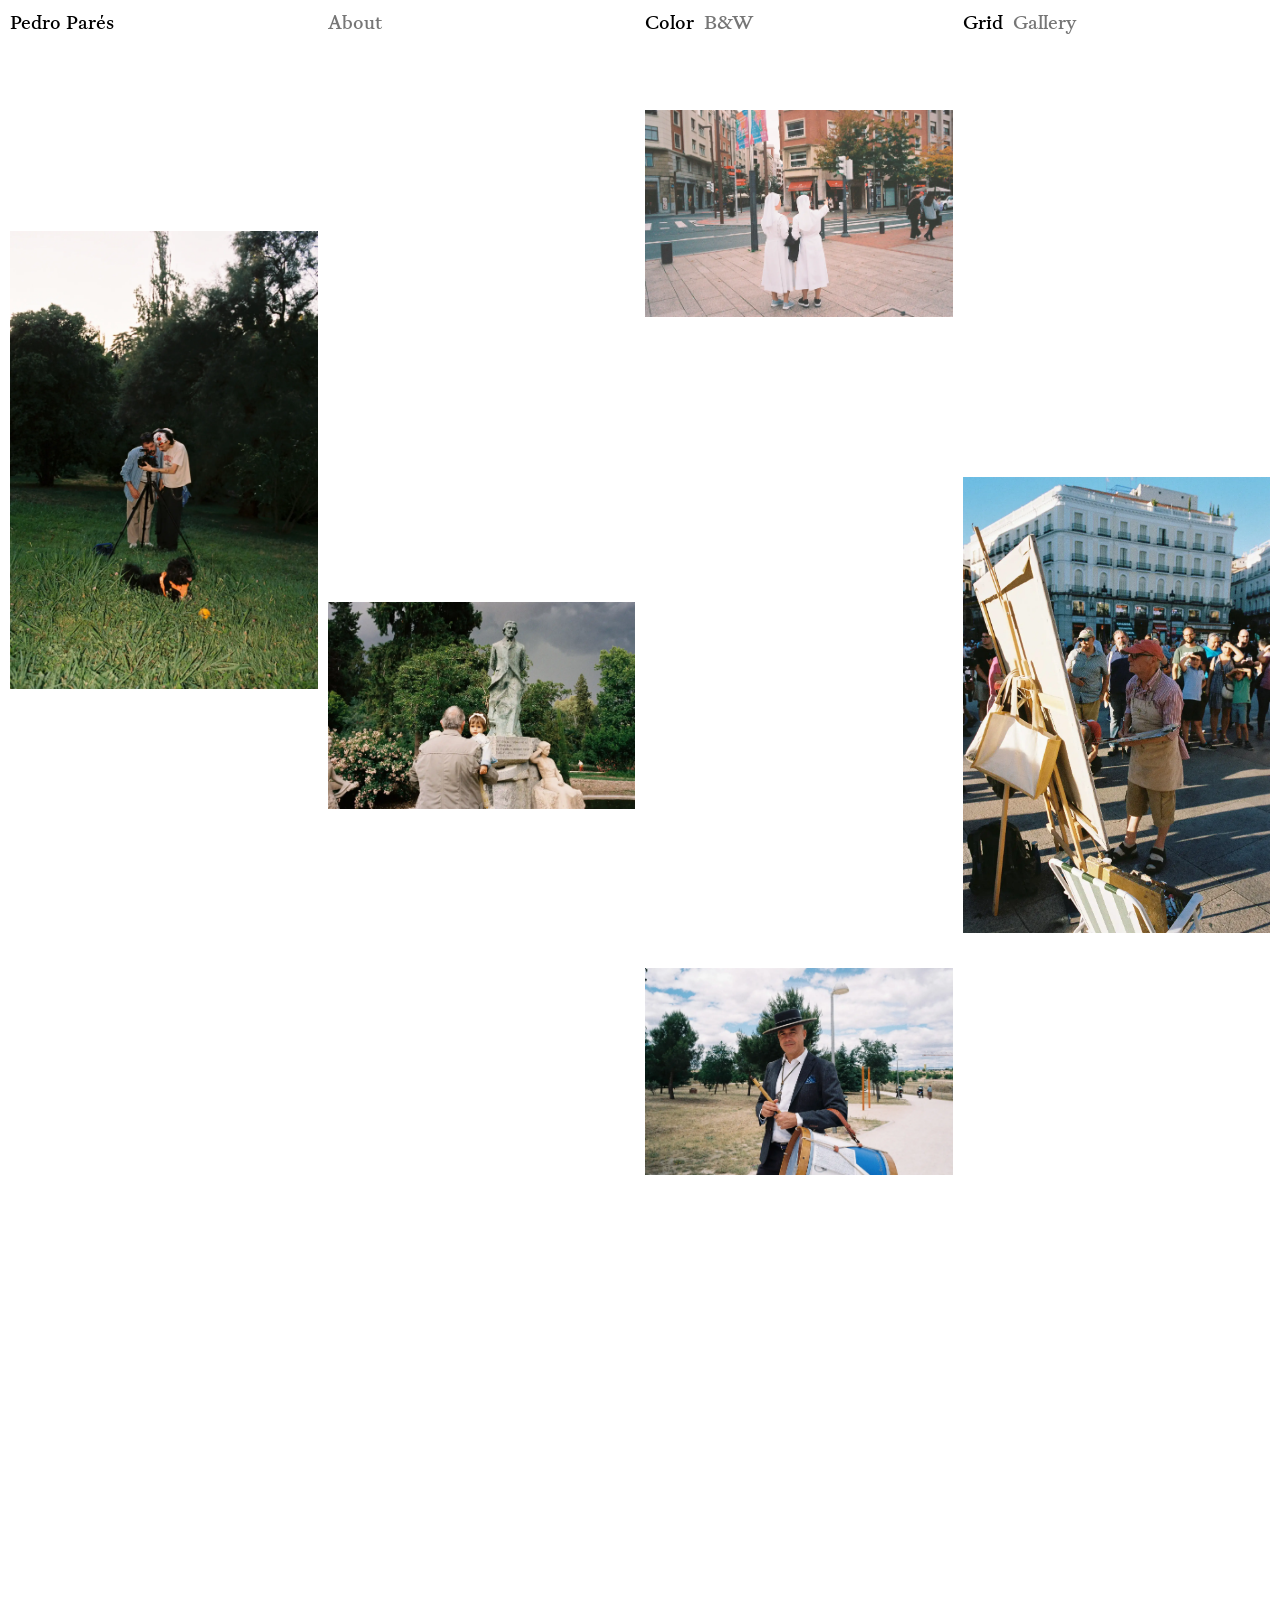
<file: index.html>
<!DOCTYPE html>
<html lang="en">
<head>
    <meta charset="UTF-8">
    <meta name="viewport" content="width=device-width, initial-scale=1.0">
    <title>Pedro Portfolio</title>
    <meta name="description" content="Photographic archive of street photography showing real urban life and city scenes.">
    <link rel="preload" href="Fuentes/ABC/ABCGaisyr-Light-Trial.woff2" as="font" type="font/woff2" crossorigin>
    <link rel="stylesheet" href="css/index.css">
    <link rel="icon" href="Media/favicon.png" type="image/png">
    <script defer src="js/index.js"></script>
</head>

<body>
<!--
    PEDRO PARÉS - PORTFOLIO
    Página principal con grid de fotografías en color.
    Secciones: Header, About, Grid Color, Back to Top, Footer Mobile
-->
    <svg xmlns="http://www.w3.org/2000/svg" style="display:none">
        <symbol id="icon-arrow-up" viewBox="0 0 45.83 78.14">
            <line stroke="#000" stroke-miterlimit="10" stroke-width="3" fill="#fff" x1="22.84" y1="2.15" x2="22.84" y2="78.14"/>
            <polyline fill="none" stroke="#000" stroke-miterlimit="10" stroke-width="3" points=".71 23.6 22.9 1.41 45.12 23.64"/>
        </symbol>
    </svg>
    <!-- HEADER -->
    <header class="header">

        <nav class="nav">
            <ul class="nav__ul">
                <li class="nav__link"><h1 class="h1">Pedro Parés</h1></li>
                <li class="nav__link nav__about">
                    <a href="#" class="nav__a notselected openAbout" title="About">
                        About
                    </a>
                </li>
                <li class="nav__link nav__color">
                    <span class="nav__a a" title="Color">Color</span>
                    <a href="versionbyn.html" class="nav__a notselected" title="B&W">B&W</a>
                </li>
                <li class="nav__link nav__group">
                    <span class="nav__a a" title="Grid section">Grid</span>
                    <a href="galeriacolor.html" class="nav__a notselected" title="Go to Gallery page">Gallery</a>
                </li>
            </ul>
        </nav>

    </header>


    <div class="header_small">

        <nav class="nav_small">
            <ul class="nav_small__ul">
                <li class="nav_small__link">
                    <span class="h1" title="Pedro Parés">Pedro Parés</span>
                </li>
                <li class="nav_small__link nav_small__about">
                    <a href="#" class="nav_small__a notselected openAbout" title="Open About section">
                        About
                    </a>
                </li>
            </ul>
        </nav>

    </div>
    <!-- HEADER -->


    <main>
    <!-- ABOUT -->
        <div class="about__container">

            <div class="about_content">

                <div class="about_grid">
                    <div class="div_grid__big">
                        <p class="p_about"> Pedro Parés is a Venezuelan photographer based in Madrid (Spain).
                        His work focuses on street photography, with a particular emphasis on portraying
                        cultural richness that surrounds us and exploring complex human emotions.
                        He also has a strong interest in the audiovisual field, with extensive experience
                        as a camera assistant and in the field of image direction.</p>
                    </div>
                </div>

                <div class="information_grid">
                    <div class="information_grid__contact">
                        <h2 class="contact_h2">Contact</h2>
                        <div class="contact_p__div">
                            <p class="p_contact">Photographs available for sell.</p>
                            <p class="p_contact">Price upon request.</p>
                        </div>
                        
                        <ul class="ul_contact">
                            <li class="li_contact"><a href="mailto:pedroapares@gmail.com" class="a_contact" title="Email">pedroapares@gmail.com</a></li>
                            <li class="li_contact"><a href="https://instagram.com/thespecialpares" class="a_contact" title="Instagram" target="_blank" rel="noreferrer">@thespecialpares</a></li>
                            <li class="li_contact"><a href="tel:+31654654876" class="a_contact" title="Phone">+31 654 654 876</a></li>
                        </ul>
                    </div>
                    <div class="information_grid__experience">
                        <h2 class="experience_h2">Experience</h2>
                        <ul class="ul_experience">
                            <li class="li_experience">Art Direction</li>
                            <li class="li_experience">Wedding Photography</li>
                            <li class="li_experience">Set Design</li>
                            <li class="li_experience">Event Photography</li>
                            <li class="li_experience">Photojournalism</li>
                        </ul>
                    </div>
                    <div class="information_grid__colaborators">
                        <h2 class="colaborators_h2">Colaborators</h2>
                        <ul class="ul_colaborators">
                            <li class="li_colaborators">Santiago Giusto</li>
                            <li class="li_colaborators">Nelson Van Campenhout</li>
                            <li class="li_colaborators">Leonardo Linan</li>
                            <li class="li_colaborators">Clara Murchinson</li>
                            <li class="li_colaborators">Margaux Jacques Linan</li>
                        </ul>
                    </div>
                </div>
                
            </div>

        </div>
    <!-- ABOUT -->



    <!-- SECTION -->
    <div class="div__grid__color">
        <div class="div_img img_1__color img_horizontal">
            <picture>
                <source srcset="Media/optimizadas/grid_1_color.webp" type="image/webp">
                <img 
                    src="Media/grid_1_color.jpg"
                    alt="Street photography image"
                    title="Photograph 01"
                    fetchpriority="high"
                >
            </picture>
            <p class="caption">( 01 )</p>
        </div>

        <div class="div_img img_2__color img_vertical">
            <picture>
                <source srcset="Media/optimizadas/grid_2_color.webp" type="image/webp">
                <img 
                    src="Media/grid_2_color.jpg"
                    alt="Street photography image"
                    title="Photograph 02"
                    fetchpriority="high"
                >
            </picture>
            <p class="caption">( 02 )</p>
        </div>

        <div class="div_img img_3__color img_vertical">
            <picture>
                <source srcset="Media/optimizadas/grid_3_color.webp" type="image/webp">
                <img 
                    src="Media/grid_3_color.jpg"
                    alt="Street photography image"
                    title="Photograph 03"
                    fetchpriority="high"
                >
            </picture>
            <p class="caption">( 03 )</p>
        </div>

        <div class="div_img img_4__color img_horizontal">
            <picture>
                <source srcset="Media/optimizadas/grid_4_color.webp" type="image/webp">
                <img 
                    src="Media/grid_4_color.jpg"
                    alt="Street photography image"
                    title="Photograph 04"
                    fetchpriority="high"
                >
            </picture>
            <p class="caption">( 04 )</p>
        </div>

        <div class="div_img img_5__color img_horizontal">
            <picture>
                <source srcset="Media/optimizadas/grid_5_color.webp" type="image/webp">
                <img 
                    src="Media/grid_5_color.jpg"
                    alt="Street photography image"
                    title="Photograph 05"
                    loading="lazy"
                >
            </picture>
            <p class="caption">( 05 )</p>
        </div>

        <div class="div_img img_6__color img_horizontal">
            <picture>
                <source srcset="Media/optimizadas/grid_6_color.webp" type="image/webp">
                <img 
                    src="Media/grid_6_color.jpg"
                    alt="Street photography image"
                    title="Photograph 06"
                    loading="lazy"
                >
            </picture>
            <p class="caption">( 06 )</p>
        </div>

        <div class="div_img img_7__color img_horizontal">
            <picture>
                <source srcset="Media/optimizadas/grid_7_color.webp" type="image/webp">
                <img 
                    src="Media/grid_7_color.jpg"
                    alt="Street photography image"
                    title="Photograph 07"
                    loading="lazy"
                >
            </picture>
            <p class="caption">( 07 )</p>
        </div>

        <div class="div_img img_8__color img_horizontal">
            <picture>
                <source srcset="Media/optimizadas/grid_8_color.webp" type="image/webp">
                <img 
                    src="Media/grid_8_color.jpg"
                    alt="Street photography image"
                    title="Photograph 08"
                    loading="lazy"
                >
            </picture>
            <p class="caption">( 08 )</p>
        </div>

        <div class="div_img img_9__color img_vertical">
            <picture>
                <source srcset="Media/optimizadas/grid_9_color.webp" type="image/webp">
                <img 
                    src="Media/grid_9_color.jpg"
                    alt="Street photography image"
                    title="Photograph 09"
                    loading="lazy"
                >
            </picture>
            <p class="caption">( 09 )</p>
        </div>

        <div class="div_img img_10__color img_vertical">
            <picture>
                <source srcset="Media/optimizadas/grid_10_color.webp" type="image/webp">
                <img 
                    src="Media/grid_10_color.jpg"
                    alt="Street photography image"
                    title="Photograph 10"
                    loading="lazy"
                >
            </picture>
            <p class="caption">( 10 )</p>
        </div>

        <div class="div_img img_11__color img_horizontal">
            <picture>
                <source srcset="Media/optimizadas/grid_11_color.webp" type="image/webp">
                <img 
                    src="Media/grid_11_color.jpg"
                    alt="Street photography image"
                    title="Photograph 11"
                    loading="lazy"
                >
            </picture>
            <p class="caption">( 11 )</p>
        </div>

        <div class="div_img img_12__color img_horizontal">
            <picture>
                <source srcset="Media/optimizadas/grid_12_color.webp" type="image/webp">
                <img 
                    src="Media/grid_12_color.jpg"
                    alt="Street photography image"
                    title="Photograph 12"
                    loading="lazy"
                >
            </picture>
            <p class="caption">( 12 )</p>
        </div>

            <div class="div_img img_13__color img_horizontal">
            <picture>
                <source srcset="Media/optimizadas/grid_13_color.webp" type="image/webp">
                <img 
                    src="Media/grid_13_color.jpg"
                    alt="Street photography image"
                    title="Photograph 13"
                    loading="lazy"
                >
            </picture>
            <p class="caption">( 13 )</p>
        </div>

        <div class="div_img img_14__color img_horizontal">
            <picture>
                <source srcset="Media/optimizadas/grid_14_color.webp" type="image/webp">
                <img 
                    src="Media/grid_14_color.jpg"
                    alt="Street photography image"
                    title="Photograph 14"
                    loading="lazy"
                >
            </picture>
            <p class="caption">( 14 )</p>
        </div>

        <div class="div_img img_15__color img_horizontal">
            <picture>
                <source srcset="Media/optimizadas/grid_15_color.webp" type="image/webp">
                <img 
                    src="Media/grid_15_color.jpg"
                    alt="Street photography image"
                    title="Photograph 15"
                    loading="lazy"
                >
            </picture>
            <p class="caption">( 15 )</p>
        </div>

        <div class="div_img img_16__color img_horizontal">
            <picture>
                <source srcset="Media/optimizadas/grid_16_color.webp" type="image/webp">
                <img 
                    src="Media/grid_16_color.jpg"
                    alt="Street photography image"
                    title="Photograph 16"
                    loading="lazy"
                >
            </picture>
            <p class="caption">( 16 )</p>
        </div>

        <div class="div_img img_17__color img_horizontal">
            <picture>
                <source srcset="Media/optimizadas/grid_17_color.webp" type="image/webp">
                <img 
                    src="Media/grid_17_color.jpg"
                    alt="Street photography image"
                    title="Photograph 17"
                    loading="lazy"
                >
            </picture>
            <p class="caption">( 17 )</p>
        </div>

        <div class="div_img img_18__color img_horizontal">
            <picture>
                <source srcset="Media/optimizadas/grid_18_color.webp" type="image/webp">
                <img 
                    src="Media/grid_18_color.jpg"
                    alt="Street photography image"
                    title="Photograph 18"
                    loading="lazy"
                >
            </picture>
            <p class="caption">( 18 )</p>
        </div>

        <div class="div_img img_19__color img_vertical">
            <picture>
                <source srcset="Media/optimizadas/grid_19_color.webp" type="image/webp">
                <img 
                    src="Media/grid_19_color.jpg"
                    alt="Street photography image"
                    title="Photograph 19"
                    loading="lazy"
                >
            </picture>
            <p class="caption">( 19 )</p>
        </div>

        <div class="div_img img_20__color img_horizontal">
            <picture>
                <source srcset="Media/optimizadas/grid_20_color.webp" type="image/webp">
                <img 
                    src="Media/grid_20_color.jpg"
                    alt="Street photography image"
                    title="Photograph 20"
                    loading="lazy"
                >
            </picture>
            <p class="caption">( 20 )</p>
        </div>

        <div class="div_img img_21__color img_horizontal">
            <picture>
                <source srcset="Media/optimizadas/grid_21_color.webp" type="image/webp">
                <img 
                    src="Media/grid_21_color.jpg"
                    alt="Street photography image"
                    title="Photograph 21"
                    loading="lazy"
                >
            </picture>
            <p class="caption">( 21 )</p>
        </div>

        <div class="div_img img_22__color img_vertical">
            <picture>
                <source srcset="Media/optimizadas/grid_22_color.webp" type="image/webp">
                <img 
                    src="Media/grid_22_color.jpg"
                    alt="Street photography image"
                    title="Photograph 22"
                    loading="lazy"
                >
            </picture>
            <p class="caption">( 22 )</p>
        </div>

        <div class="div_img img_23__color img_horizontal">
            <picture>
                <source srcset="Media/optimizadas/grid_23_color.webp" type="image/webp">
                <img 
                    src="Media/grid_23_color.jpg"
                    alt="Street photography image"
                    title="Photograph 23"
                    loading="lazy"
                >
            </picture>
            <p class="caption">( 23 )</p>
        </div>

        <div class="div_img img_24__color img_horizontal">
            <picture>
                <source srcset="Media/optimizadas/grid_24_color.webp" type="image/webp">
                <img 
                    src="Media/grid_24_color.jpg"
                    alt="Street photography image"
                    title="Photograph 24"
                    loading="lazy"
                >
            </picture>
            <p class="caption">( 24 )</p>
        </div>

        <div class="div_img img_25__color img_horizontal">
            <picture>
                <source srcset="Media/optimizadas/grid_25_color.webp" type="image/webp">
                <img 
                    src="Media/grid_25_color.jpg"
                    alt="Street photography image"
                    title="Photograph 25"
                    loading="lazy"
                >
            </picture>
            <p class="caption">( 25 )</p>
        </div>

    </div>
    <!-- SECTION -->




    <!-- BACK TO THE TOP -->
    <div class="div_backTop">
        <ul class="ul_backTop">
            <li class="li_backTop"></li>
            <li class="li_backTop"></li>
            <li class="li_backTop"></li>
            <li class="li_backTop">
                <a href="#" id="btnTop" class="footer__a" title="Back to the top button">
                    <svg width="24" height="40">
                        <use href="#icon-arrow-up"/>
                    </svg>
                </a>
            </li>
        </ul>
    </div>
    <!-- BACK TO THE TOP -->



    </main>
    <!-- FOOTER MOBILE -->
    <footer class="footer">
        <ul class="ul_footer">
                <li class="li_footer">
                    <span class="a__footer a" title="Color">Color</span>
                    <a href="versionbyn.html" class="a_footer notselected" title="Blanco y negro">B&W</a>
                </li>
                <li class="li_footer">
                    <span class="a__footer a" title="Grid">Grid</span>
                    <a href="galeriacolor.html" class="a_footer notselected" title="Gallery">Gallery</a>
                </li>
        </ul>

    </footer>
    <!-- FOOTER MOBILE -->
</body>
</html>
</file>
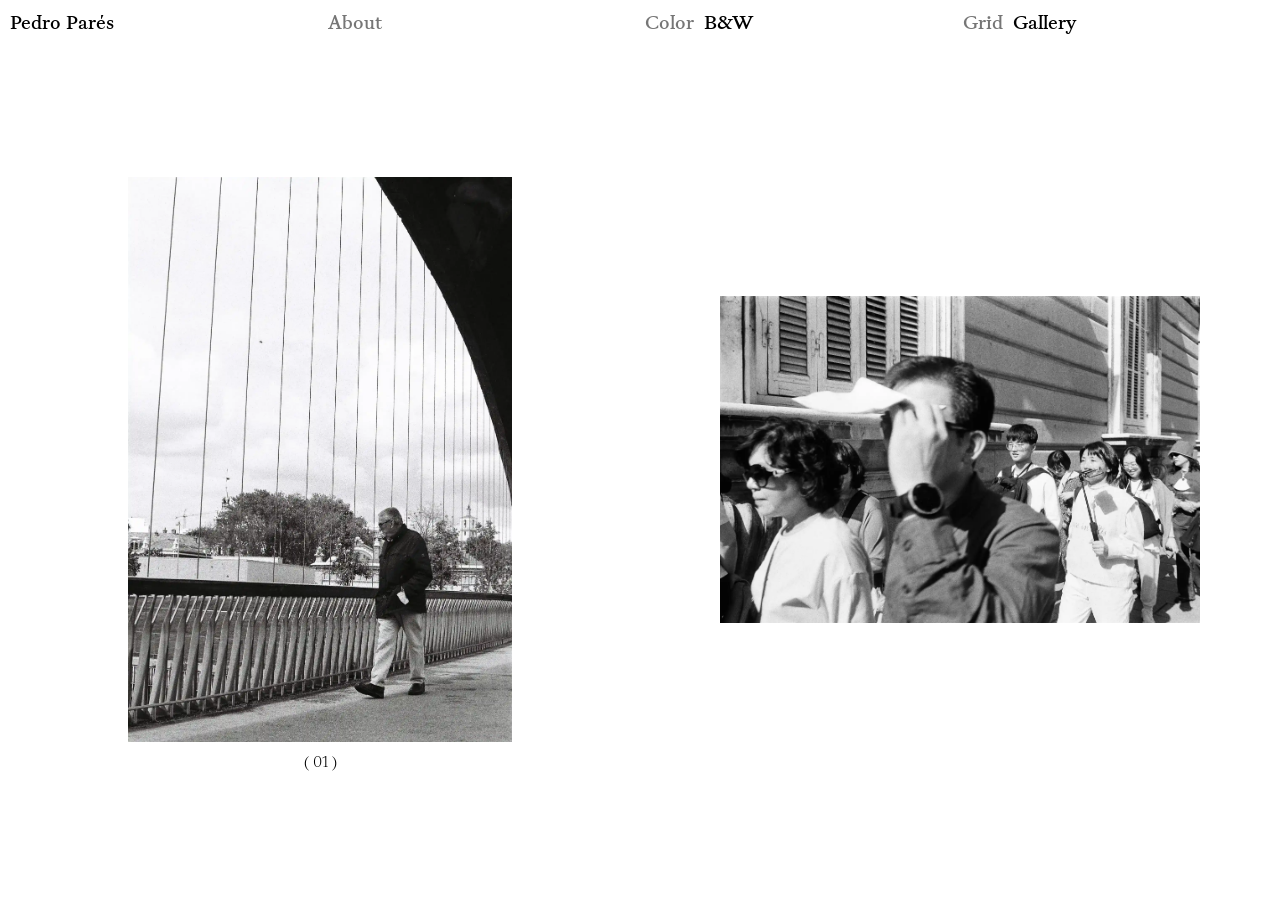
<file: galeriabyn.html>
<!DOCTYPE html>
<html lang="en">
<head>
    <meta charset="UTF-8">
    <meta name="viewport" content="width=device-width, initial-scale=1.0">
    <title>Pedro Portfolio - Galería byn</title>
    <meta name="description" content="Photographic archive of street photography showing real urban life and city scenes.">
    <link rel="preload" href="Fuentes/ABC/ABCGaisyr-Light-Trial.woff2" as="font" type="font/woff2" crossorigin>
    <link rel="stylesheet" href="css/index.css">
    <link rel="icon" href="Media/favicon.png" type="image/png">
    <script defer src="js/index.js"></script>
</head>

<body>
<!--
    PEDRO PARÉS - PORTFOLIO
    Galería interactiva de fotografías en blanco y negro.
    Las imágenes cambian al hacer click mediante JS.
    Secciones: Header, About, Galería B&W, Footer Mobile
-->
    <h1 class="sr-only">Black & White Photography Gallery</h1>
<!-- HEADER -->
<header class="header">

    <nav class="nav">
        <ul class="nav__ul">
            <li class="nav__link"><a href="index.html" class="nav__a" title="Pedro Parés">Pedro Parés</a></li>
            <li class="nav__link nav__about"><a href="#" class="nav__a notselected openAbout" title="About">About</a></li>
            <li class="nav__link nav__color">
                <a href="galeriacolor.html" class="nav__a notselected" title="Color">Color</a>
                <span class="nav__a a" title="B&W">B&W</span>
            </li>
            <li class="nav__link nav__group">
                <a href="versionbyn.html" class="nav__a notselected" title="Grid">Grid</a>
                <span class="nav__a a" title="Gallery">Gallery</span> 
            </li>
        </ul>
    </nav>

</header>

<div class="header_small">

    <nav class="nav_small">
        <ul class="nav_small__ul">
            <li class="nav_small__link"><a href="index.html" class="nav_small__a" title="Pedro Parés">Pedro Parés</a></li>
            <li class="nav_small__link nav_small__about"><a href="#" class="nav_small__a notselected openAbout" title="About">About</a></li>
        </ul>
    </nav>

</div>
<!-- HEADER -->




<!-- ABOUT -->
    <div class="about__container">

        <div class="about_content">

            <div class="about_grid">
                <div class="div_grid__big">
                    <p class="p_about"> Pedro Parés is a Venezuelan photographer based in Madrid (Spain).
                    His work focuses on street photography, with a particular emphasis on portraying
                    cultural richness that surrounds us and exploring complex human emotions.
                    He also has a strong interest in the audiovisual field, with extensive experience
                    as a camera assistant and in the field of image direction.</p>
                </div>
            </div>

            <div class="information_grid">
                <div class="information_grid__contact">
                    <h2 class="contact_h2">Contact</h2>
                    <div class="contact_p__div">
                        <p class="p_contact">Photographs available for sell.</p>
                        <p class="p_contact">Price upon request.</p>
                    </div>
                    
                    <ul class="ul_contact">
                        <li class="li_contact"><a href="mailto:pedroapares@gmail.com" class="a_contact" title="email">pedroapares@gmail.com</a></li>
                        <li class="li_contact"><a href="https://instagram.com/thespecialpares" class="a_contact" title="Instagram" target="_blank" rel="noreferrer">@thespecialpares</a></li>
                        <li class="li_contact"><a href="tel:+31654654876" class="a_contact" title="Phone">+31 654 654 876</a></li>
                    </ul>
                </div>
                <div class="information_grid__experience">
                    <h2 class="experience_h2">Experience</h2>
                    <ul class="ul_experience">
                        <li class="li_experience">Art Direction</li>
                        <li class="li_experience">Wedding Photography</li>
                        <li class="li_experience">Set Design</li>
                        <li class="li_experience">Event Photography</li>
                        <li class="li_experience">Photojournalism</li>
                    </ul>
                </div>
                <div class="information_grid__colaborators">
                    <h2 class="colaborators_h2">Colaborators</h2>
                    <ul class="ul_colaborators">
                        <li class="li_colaborators">Santiago Giusto</li>
                        <li class="li_colaborators">Nelson Van Campenhout</li>
                        <li class="li_colaborators">Leonardo Linan</li>
                        <li class="li_colaborators">Clara Murchinson</li>
                        <li class="li_colaborators">Margaux Jacques Linan</li>
                    </ul>
                </div>
            </div>

        </div>

    </div>
<!-- ABOUT -->






<!-- SECTION -->
<main class="main__byn">

    <div class="div_gallery__byn">

        <div class="div_gallery__izquierda__byn">
            <button class="btn-gallery" title="Next photo">
                <picture class="div_gallery__byn">
                    <source srcset="Media/optimizadas/grid_1_byn.webp" type="image/webp">
                    <img 
                        id="img1byn" class="img_gallery__byn vertical__byn" 
                        src="Media/grid_1_byn.jpg" 
                        alt="Street photography image"
                        fetchpriority="high"
                    >
                </picture>
            </button>
            <p id="caption1byn" class="caption_gallery__byn">( 01 )</p>
        </div>

        <div class="div_gallery__derecha__byn">
            <button class="btn-gallery" title="Next photo">
                <picture class="div_gallery__byn">
                    <source srcset="Media/optimizadas/grid_2_byn.webp" type="image/webp">
                    <img 
                        id="img2byn" class="img_gallery__byn horizontal__byn" 
                        src="Media/grid_2_byn.jpg" 
                        alt="Street photography image"
                        fetchpriority="high"
                    >
                </picture>
            </button>
            <p id="caption2byn" class="caption_gallery__byn">( 02 )</p>
        </div>

    </div>

</main>
<!-- SECTION -->






<!-- FOOTER MOBILE -->
<footer class="footer">
    <ul class="ul_footer">
            <li class="li_footer">
                <a href="galeriacolor.html" class="a__footer notselected" title="Color">Color</a>
                <span class="a__footer a" title="B&W">B&W</span> 
            </li>
            <li class="li_footer">
                <a href="versionbyn.html" class="a_footer notselected" title="Grid">Grid</a>
                <span class="a__footer a" title="Gallery">Gallery</span>
            </li>
    </ul>

</footer>
<!-- FOOTER MOBILE-->
</body>
</html>
</file>
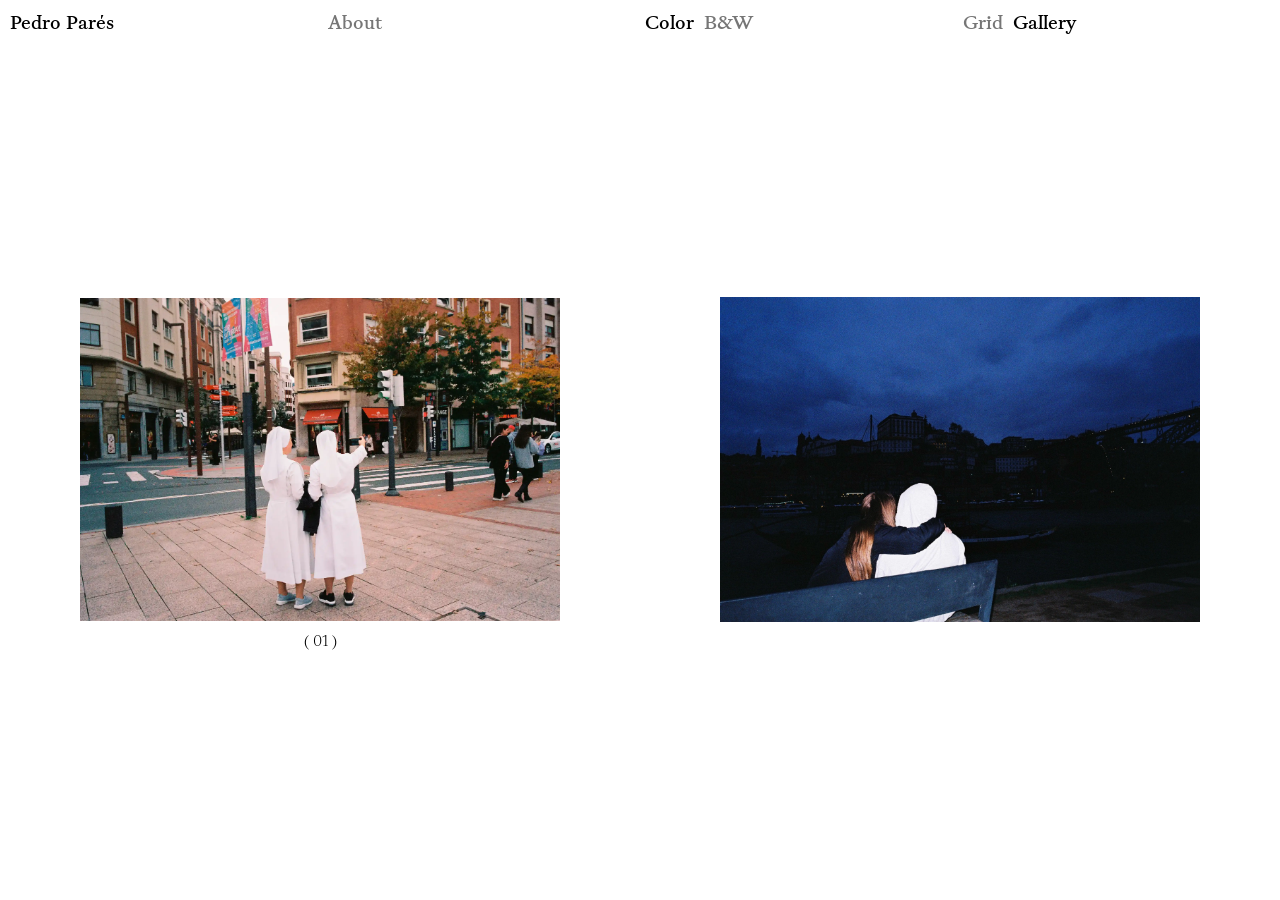
<file: galeriacolor.html>
<!DOCTYPE html>
<html lang="en">
<head>
    <meta charset="UTF-8">
    <meta name="viewport" content="width=device-width, initial-scale=1.0">
    <title>Pedro Portfolio - Galería color</title>
    <meta name="description" content="Photographic archive of street photography showing real urban life and city scenes.">
    <link rel="preload" href="Fuentes/ABC/ABCGaisyr-Light-Trial.woff2" as="font" type="font/woff2" crossorigin>
    <link rel="stylesheet" href="css/index.css">
    <link rel="icon" href="Media/favicon.png" type="image/png">
    <script defer src="js/index.js"></script>
</head>

<body>
<!--
    PEDRO PARÉS - PORTFOLIO
    Galería interactiva de fotografías en color.
    Las imágenes cambian al hacer click mediante JS.
    Secciones: Header, About, Galería Color, Footer Mobile
-->
    <h1 class="sr-only">Color Photography Gallery</h1>
<!-- HEADER -->
<header class="header">

    <nav class="nav">
        <ul class="nav__ul">
            <li class="nav__link"><a href="index.html" class="nav__a" title="Pedro Parés">Pedro Parés</a></li>
            <li class="nav__link nav__about"><a href="#" class="nav__a notselected openAbout" title="About">About</a></li>
            <li class="nav__link nav__color">
                <span class="nav__a a" title="Color">Color</span>
                <a href="galeriabyn.html" class="nav__a notselected" title="B&W">B&W</a>
            </li>
            <li class="nav__link nav__group">
                <a href="index.html" class="nav__a notselected" title="Grid">Grid</a>
                <span class="nav__a a" title="Gallery">Gallery</span>
            </li>
        </ul>
    </nav>

</header>

<div class="header_small">

    <nav class="nav_small">
        <ul class="nav_small__ul">
            <li class="nav_small__link"><a href="index.html" class="nav_small__a" title="Pedro Parés">Pedro Parés</a></li>
            <li class="nav_small__link nav_small__about"><a href="#" class="nav_small__a notselected openAbout" title="About">About</a></li>
        </ul>
    </nav>


</div>
<!-- HEADER -->




<!-- ABOUT -->
    <div class="about__container">

        <div class="about_content">

            <div class="about_grid">
                <div class="div_grid__big">
                    <p class="p_about"> Pedro Parés is a Venezuelan photographer based in Madrid (Spain).
                    His work focuses on street photography, with a particular emphasis on portraying
                    cultural richness that surrounds us and exploring complex human emotions.
                    He also has a strong interest in the audiovisual field, with extensive experience
                    as a camera assistant and in the field of image direction.</p>
                </div>
            </div>

            <div class="information_grid">
                <div class="information_grid__contact">
                    <h2 class="contact_h2">Contact</h2>
                    <div class="contact_p__div">
                        <p class="p_contact">Photographs available for sell.</p>
                        <p class="p_contact">Price upon request.</p>
                    </div>
                    
                    <ul class="ul_contact">
                        <li class="li_contact"><a href="mailto:pedroapares@gmail.com" class="a_contact" title="email">pedroapares@gmail.com</a></li>
                        <li class="li_contact"><a href="https://instagram.com/thespecialpares" class="a_contact" title="Instagram" target="_blank" rel="noreferrer">@thespecialpares</a></li>
                        <li class="li_contact"><a href="tel:+31654654876" class="a_contact" title="Phone">+31 654 654 876</a></li>
                    </ul>
                </div>
                <div class="information_grid__experience">
                    <h2 class="experience_h2">Experience</h2>
                    <ul class="ul_experience">
                        <li class="li_experience">Art Direction</li>
                        <li class="li_experience">Wedding Photography</li>
                        <li class="li_experience">Set Design</li>
                        <li class="li_experience">Event Photography</li>
                        <li class="li_experience">Photojournalism</li>
                    </ul>
                </div>
                <div class="information_grid__colaborators">
                    <h2 class="colaborators_h2">Colaborators</h2>
                    <ul class="ul_colaborators">
                        <li class="li_colaborators">Santiago Giusto</li>
                        <li class="li_colaborators">Nelson Van Campenhout</li>
                        <li class="li_colaborators">Leonardo Linan</li>
                        <li class="li_colaborators">Clara Murchinson</li>
                        <li class="li_colaborators">Margaux Jacques Linan</li>
                    </ul>
                </div>
            </div>

        </div>

    </div>
<!-- ABOUT -->






<!-- SECTION -->
<main class="main">

    <div class="div_gallery">

        <div class="div_gallery__izquierda">
            <button class="btn-gallery" title="Next photo">
                <picture class="div_gallery">
                    <source srcset="Media/optimizadas/grid_1_color.webp" type="image/webp">
                    <img 
                        id="img1" class="img_gallery horizontal" 
                        src="Media/grid_1_color.jpg" 
                        alt="Street photography image"
                        fetchpriority="high" 
                    >
                </picture>
            </button>
            <p class="caption_gallery">( 01 )</p>
        </div>

        <div class="div_gallery__derecha">
            <button class="btn-gallery" title="Next photo">
                <picture class="div_gallery">
                    <source srcset="Media/optimizadas/grid_2_color.webp" type="image/webp">
                    <img 
                        id="img2" class="img_gallery vertical" 
                        src="Media/grid_2_color.jpg" 
                        alt="Street photography image"
                        fetchpriority="high"
                    >
                </picture>
            </button>
            <p class="caption_gallery">( 02 )</p>
        </div>

    </div>

</main>
<!-- SECTION -->






<!-- FOOTER MOBILE -->
<footer class="footer">
    <ul class="ul_footer">
            <li class="li_footer">
                <span class="a__footer a" title="Color">Color</span>
                <a href="galeriabyn.html" class="a_footer notselected" title="B&W">B&W</a>
            </li>
            <li class="li_footer">
                <a href="index.html" class="a_footer notselected" title="Grid">Grid</a>
                <span class="a__footer a" title="Gallery">Gallery</span>
            </li>
    </ul>

</footer>
<!-- FOOTER MOBILE -->


</body>
</html>
</file>
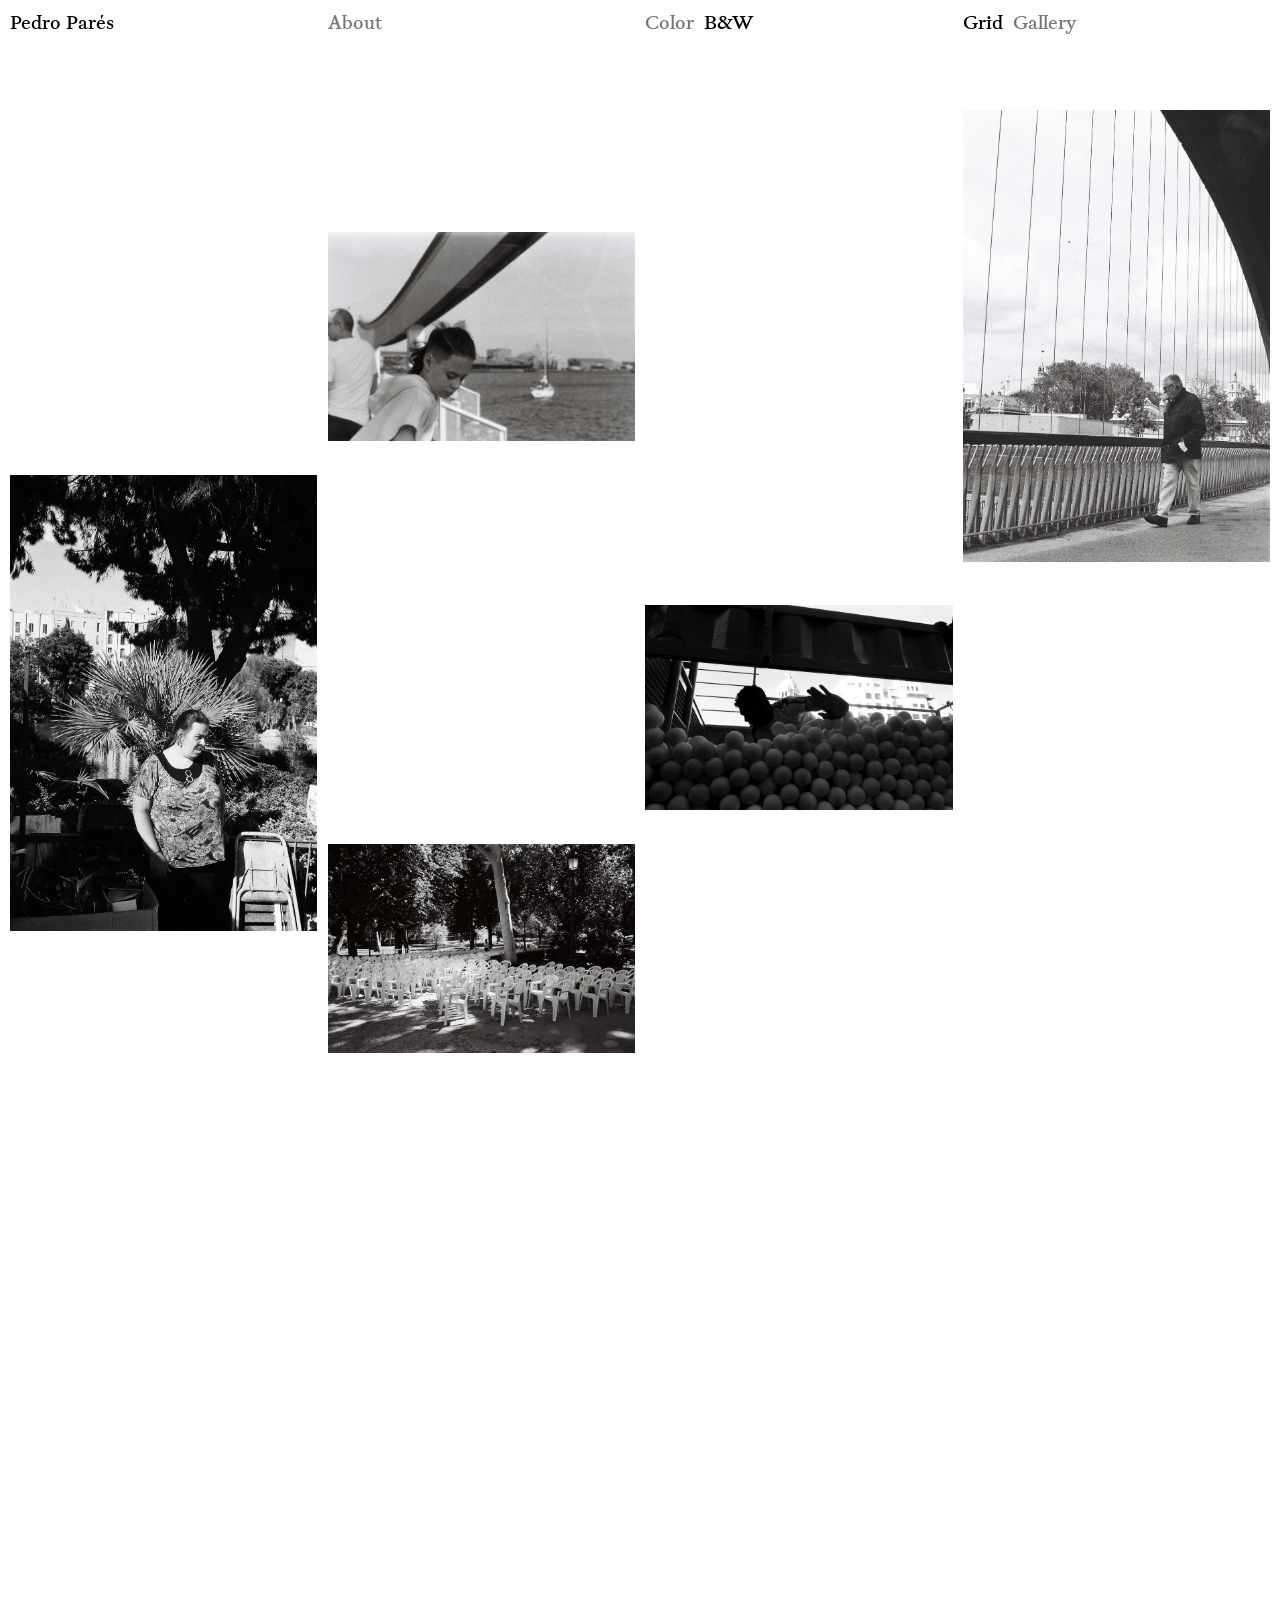
<file: versionbyn.html>
<!DOCTYPE html>
<html lang="en">
<head>
    <meta charset="UTF-8">
    <meta name="viewport" content="width=device-width, initial-scale=1.0">
    <title>Pedro Portfolio - Versión byn</title>
    <meta name="description" content="Photographic archive of street photography showing real urban life and city scenes.">
    <link rel="preload" href="Fuentes/ABC/ABCGaisyr-Light-Trial.woff2" as="font" type="font/woff2" crossorigin>
    <link rel="stylesheet" href="css/index.css">
    <link rel="icon" href="Media/favicon.png" type="image/png">
    <script defer src="js/index.js"></script>
</head>

<body>
<!--
    PEDRO PARÉS - PORTFOLIO
    Página de grid de fotografías en blanco y negro.
    Secciones: Header, About, Grid B&W, Back to Top, Footer Mobile
-->
    <h1 class="sr-only">Black & White Photography Grid</h1>
    <svg xmlns="http://www.w3.org/2000/svg" style="display:none">
        <symbol id="icon-arrow-up" viewBox="0 0 45.83 78.14">
            <line stroke="#000" stroke-miterlimit="10" stroke-width="3" fill="#fff" x1="22.84" y1="2.15" x2="22.84" y2="78.14"/>
            <polyline fill="none" stroke="#000" stroke-miterlimit="10" stroke-width="3" points=".71 23.6 22.9 1.41 45.12 23.64"/>
        </symbol>
    </svg>
<!-- HEADER -->
<header class="header">

    <nav class="nav">
        <ul class="nav__ul">
            <li class="nav__link"><a href="index.html" class="nav__a" title="Pedro Parés">Pedro Parés</a></li>
            <li class="nav__link nav__about"><a href="#" class="nav__a notselected openAbout" title="About">About</a></li>
            <li class="nav__link nav__color">
                <a href="index.html" class="nav__a notselected" title="Color">Color</a>
                <span class="nav__a a" title="B&W">B&W</span>
            </li>
            <li class="nav__link nav__group">
                <span class="nav__a a" title="Grid">Grid</span> 
                <a href="galeriabyn.html" class="nav__a notselected" title="Gallery">Gallery</a>
            </li>
        </ul>
    </nav>

</header>

<div class="header_small">

    <nav class="nav_small">
        <ul class="nav_small__ul">
            <li class="nav_small__link"><a href="index.html" class="nav_small__a" title="Pedro Parés">Pedro Parés</a></li>
            <li class="nav_small__link nav_small__about">
                <a href="#" class="nav_small__a notselected openAbout" title="Open About">About</a>
            </li>
        </ul>
    </nav>


</div>
<!-- HEADER -->




<!-- ABOUT -->
    <div class="about__container">

        <div class="about_content">

            <div class="about_grid">
                <div class="div_grid__big">
                    <p class="p_about"> Pedro Parés is a Venezuelan photographer based in Madrid (Spain).
                    His work focuses on street photography, with a particular emphasis on portraying
                    cultural richness that surrounds us and exploring complex human emotions.
                    He also has a strong interest in the audiovisual field, with extensive experience
                    as a camera assistant and in the field of image direction.</p>
                </div>
            </div>

            <div class="information_grid">
                <div class="information_grid__contact">
                    <h2 class="contact_h2">Contact</h2>
                    <div class="contact_p__div">
                        <p class="p_contact">Photographs available for sell.</p>
                        <p class="p_contact">Price upon request.</p>
                    </div>
                    
                    <ul class="ul_contact">
                        <li class="li_contact"><a href="mailto:pedroapares@gmail.com" class="a_contact" title="email">pedroapares@gmail.com</a></li>
                        <li class="li_contact"><a href="https://instagram.com/thespecialpares" class="a_contact" title="Instagram" target="_blank" rel="noreferrer">@thespecialpares</a></li>
                        <li class="li_contact"><a href="tel:+31654654876" class="a_contact" title="Phone">+31 654 654 876</a></li>
                    </ul>
                </div>
                <div class="information_grid__experience">
                    <h2 class="experience_h2">Experience</h2>
                    <ul class="ul_experience">
                        <li class="li_experience">Art Direction</li>
                        <li class="li_experience">Wedding Photography</li>
                        <li class="li_experience">Set Design</li>
                        <li class="li_experience">Event Photography</li>
                        <li class="li_experience">Photojournalism</li>
                    </ul>
                </div>
                <div class="information_grid__colaborators">
                    <h2 class="colaborators_h2">Colaborators</h2>
                    <ul class="ul_colaborators">
                        <li class="li_colaborators">Santiago Giusto</li>
                        <li class="li_colaborators">Nelson Van Campenhout</li>
                        <li class="li_colaborators">Leonardo Linan</li>
                        <li class="li_colaborators">Clara Murchinson</li>
                        <li class="li_colaborators">Margaux Jacques Linan</li>
                    </ul>
                </div>
            </div>

        </div>

    </div>
<!-- ABOUT -->




<!-- SECTION BLANCO Y NEGRO -->

<div class="div__grid__byn">

    <div class="div_img img_1__byn img_vertical">
        <picture>
            <source srcset="Media/optimizadas/grid_1_byn.webp" type="image/webp">
            <img 
                src="Media/grid_1_byn.jpg"
                alt="Street photography image"
                title="Photograph 01"
                fetchpriority="high"
            >
        </picture>
        <p class="caption">( 01 )</p>
    </div>

    <div class="div_img img_2__byn img_horizontal">
        <picture>
            <source srcset="Media/optimizadas/grid_2_byn.webp" type="image/webp">
            <img 
                src="Media/grid_2_byn.jpg"
                alt="Street photography image"
                title="Photograph 02"
                fetchpriority="high"
            >
        </picture>
        <p class="caption">( 02 )</p>
    </div>

    <div class="div_img img_3__byn img_vertical">
        <picture>
            <source srcset="Media/optimizadas/grid_3_byn.webp" type="image/webp">
            <img 
                src="Media/grid_3_byn.jpg"
                alt="Street photography image"
                title="Photograph 03"
                fetchpriority="high"
            >
        </picture>
        <p class="caption">( 03 )</p>
    </div>

    <div class="div_img img_4__byn img_horizontal">
        <picture>
            <source srcset="Media/optimizadas/grid_4_byn.webp" type="image/webp">
            <img 
                src="Media/grid_4_byn.jpg"
                alt="Street photography image"
                title="Photograph 04"
                fetchpriority="high"
            >
        </picture>
        <p class="caption">( 04 )</p>
    </div>

    <div class="div_img img_5__byn img_horizontal">
        <picture>
            <source srcset="Media/optimizadas/grid_5_byn.webp" type="image/webp">
            <img 
                src="Media/grid_5_byn.jpg"
                alt="Street photography image"
                title="Photograph 05"
                loading="lazy"
            >
        </picture>
        <p class="caption">( 05 )</p>
    </div>

    <div class="div_img img_6__byn img_horizontal">
        <picture>
            <source srcset="Media/optimizadas/grid_6_byn.webp" type="image/webp">
            <img 
                src="Media/grid_6_byn.jpg"
                alt="Street photography image"
                title="Photograph 06"
                loading="lazy"
            >
        </picture>
        <p class="caption">( 06 )</p>
    </div>

    <div class="div_img img_7__byn img_vertical">
        <picture>
            <source srcset="Media/optimizadas/grid_7_byn.webp" type="image/webp">
            <img 
                src="Media/grid_7_byn.jpg"
                alt="Street photography image"
                title="Photograph 07"
                loading="lazy"
            >
        </picture>
        <p class="caption">( 07 )</p>
    </div>

    <div class="div_img img_8__byn img_horizontal">
        <picture>
            <source srcset="Media/optimizadas/grid_8_byn.webp" type="image/webp">
            <img 
                src="Media/grid_8_byn.jpg"
                alt="Street photography image"
                title="Photograph 08"
                loading="lazy"
            >
        </picture>
        <p class="caption">( 08 )</p>
    </div>

    <div class="div_img img_9__byn img_horizontal">
        <picture>
            <source srcset="Media/optimizadas/grid_9_byn.webp" type="image/webp">
            <img 
                src="Media/grid_9_byn.jpg"
                alt="Street photography image"
                title="Photograph 09"
                loading="lazy"
            >
        </picture>
        <p class="caption">( 09 )</p>
    </div>

    <div class="div_img img_10__byn img_horizontal">
        <picture>
            <source srcset="Media/optimizadas/grid_10_byn.webp" type="image/webp">
            <img 
                src="Media/grid_10_byn.jpg"
                alt="Street photography image"
                title="Photograph 10"
                loading="lazy"
            >
        </picture>
        <p class="caption">( 10 )</p>
    </div>

    <div class="div_img img_11__byn img_horizontal">
        <picture>
            <source srcset="Media/optimizadas/grid_11_byn.webp" type="image/webp">
            <img 
                src="Media/grid_11_byn.jpg"
                alt="Street photography image"
                title="Photograph 11"
                loading="lazy"
            >
        </picture>
        <p class="caption">( 11 )</p>
    </div>

    <div class="div_img img_12__byn img_vertical">
        <picture>
            <source srcset="Media/optimizadas/grid_12_byn.webp" type="image/webp">
            <img 
                src="Media/grid_12_byn.jpg"
                alt="Street photography image"
                title="Photograph 12"
                loading="lazy"
            >
        </picture>
        <p class="caption">( 12 )</p>
    </div>

    <div class="div_img img_13__byn img_horizontal">
        <picture>
            <source srcset="Media/optimizadas/grid_13_byn.webp" type="image/webp">
            <img 
                src="Media/grid_13_byn.jpg"
                alt="Street photography image"
                title="Photograph 13"
                loading="lazy"
            >
        </picture>
        <p class="caption">( 13 )</p>
    </div>

    <div class="div_img img_14__byn img_horizontal">
        <picture>
            <source srcset="Media/optimizadas/grid_14_byn.webp" type="image/webp">
            <img 
                src="Media/grid_14_byn.jpg"
                alt="Street photography image"
                title="Photograph 14"
                loading="lazy"
            >
        </picture>
        <p class="caption">( 14 )</p>
    </div>

    <div class="div_img img_15__byn img_horizontal">
        <picture>
            <source srcset="Media/optimizadas/grid_15_byn.webp" type="image/webp">
            <img 
                src="Media/grid_15_byn.jpg"
                alt="Street photography image"
                title="Photograph 15"
                loading="lazy"
            >
        </picture>
        <p class="caption">( 15 )</p>
    </div>

    <div class="div_img img_16__byn img_horizontal">
        <picture>
            <source srcset="Media/optimizadas/grid_16_byn.webp" type="image/webp">
            <img 
                src="Media/grid_16_byn.jpg"
                alt="Street photography image"
                title="Photograph 16"
                loading="lazy"
            >
        </picture>
        <p class="caption">( 16 )</p>
    </div>

    <div class="div_img img_17__byn img_horizontal">
        <picture>
            <source srcset="Media/optimizadas/grid_17_byn.webp" type="image/webp">
            <img 
                src="Media/grid_17_byn.jpg"
                alt="Street photography image"
                title="Photograph 17"
                loading="lazy"
            >
        </picture>
        <p class="caption">( 17 )</p>
    </div>

    <div class="div_img img_18__byn img_horizontal">
        <picture>
            <source srcset="Media/optimizadas/grid_18_byn.webp" type="image/webp">
            <img 
                src="Media/grid_18_byn.jpg"
                alt="Street photography image"
                title="Photograph 18"
                loading="lazy"
            >
        </picture>
        <p class="caption">( 18 )</p>
    </div>

    <div class="div_img img_19__byn img_horizontal">
        <picture>
            <source srcset="Media/optimizadas/grid_19_byn.webp" type="image/webp">
            <img 
                src="Media/grid_19_byn.jpg"
                alt="Street photography image"
                title="Photograph 19"
                loading="lazy"
            >
        </picture>
        <p class="caption">( 19 )</p>
    </div>

    <div class="div_img img_20__byn img_horizontal">
        <picture>
            <source srcset="Media/optimizadas/grid_20_byn.webp" type="image/webp">
            <img 
                src="Media/grid_20_byn.jpg"
                alt="Street photography image"
                title="Photograph 20"
                loading="lazy"
            >
        </picture>
        <p class="caption">( 20 )</p>
    </div>

    <div class="div_img img_21__byn img_horizontal">
        <picture>
            <source srcset="Media/optimizadas/grid_21_byn.webp" type="image/webp">
            <img 
                src="Media/grid_21_byn.jpg"
                alt="Street photography image"
                title="Photograph 21"
                loading="lazy"
            >
        </picture>
        <p class="caption">( 21 )</p>
    </div>

    <div class="div_img img_22__byn img_horizontal">
        <picture>
            <source srcset="Media/optimizadas/grid_22_byn.webp" type="image/webp">
            <img 
                src="Media/grid_22_byn.jpg"
                alt="Street photography image"
                title="Photograph 22"
                loading="lazy"
            >
        </picture>
        <p class="caption">( 22 )</p>
    </div>

    <div class="div_img img_23__byn img_vertical">
        <picture>
            <source srcset="Media/optimizadas/grid_23_byn.webp" type="image/webp">
            <img 
                src="Media/grid_23_byn.jpg"
                alt="Street photography image"
                title="Photograph 23"
                loading="lazy"
            >
        </picture>
        <p class="caption">( 23 )</p>
    </div>

    <div class="div_img img_24__byn img_horizontal">
        <picture>
            <source srcset="Media/optimizadas/grid_24_byn.webp" type="image/webp">
            <img 
                src="Media/grid_24_byn.jpg"
                alt="Street photography image"
                title="Photograph 24"
                loading="lazy"
            >
        </picture>
        <p class="caption">( 24 )</p>
    </div>

    <div class="div_img img_25__byn img_horizontal">
        <picture>
            <source srcset="Media/optimizadas/grid_25_byn.webp" type="image/webp">
            <img 
                src="Media/grid_25_byn.jpg"
                alt="Street photography image"
                title="Photograph 25"
                loading="lazy"
            >
        </picture>
        <p class="caption">( 25 )</p>
    </div>

</div>
<!-- SECTION BLANCO Y NEGRO -->





<!-- BACK TO THE TOP -->
<div class="div_backTop">
    <ul class="ul_backTop">
        <li class="li_backTop"></li>
        <li class="li_backTop"></li>
        <li class="li_backTop"></li>
        <li class="li_backTop">
            <a href="#" id="btnTop" class="footer__a" title="Back to the top Button">
                <svg width="24" height="40">
                    <use href="#icon-arrow-up"/>
                </svg>
            </a>
        </li>
    </ul>
</div>
<!-- BACK TO THE TOP -->




<!-- FOOTER MOBILE -->
<footer class="footer">
    <ul class="ul_footer">
            <li class="li_footer">
                <a href="index.html" class="a__footer notselected" title="Color">Color</a>
                <span class="a_footer a" title="Blanco y negro">B&W</span>
            </li>
            <li class="li_footer">
                <span class="a_footer a" title="Grid">Grid</span>
                <a href="galeriabyn.html" class="a_footer notselected" title="Gallery">Gallery</a>
            </li>
    </ul>

</footer>
<!-- FOOTER MOBILE -->

</body>
</html>
</file>
<file: css/index.css>
/*
    PEDRO PARÉS - PORTFOLIO
    
    Bloques:
    - Tipografías: Fuentes ABC Gaisyr Light y Book
    - Root: Variables de colores, fuentes y tamaños
    - Reset CSS: Normalización de estilos
    - Componentes: Headings, párrafos y enlaces
    - Transiciones: Animaciones de entrada y galería
    - Body: Fondo general
    - Accesibilidad: Clase sr-only
    - Header: Navegación principal y móvil
    - About: Panel de información y contacto
    - Section Color: Grid de fotografías en color
    - Section B&W: Grid de fotografías en blanco y negro
    - Back to Top: Botón de scroll al inicio
    - Gallery: Galería de fotos
    - Media Mobile: Responsive para pantallas menores de 800px
    - Footer: Navegación móvil inferior
*/


/* TIPOGRAFÍAS */
@font-face {
    font-family: "ABC Gaisyr Light";
    src: url("../Fuentes/ABC/ABCGaisyr-Light-Trial.woff2") format("woff2");
    font-weight: 300;
    font-style: normal;
    font-display: swap;
}

@font-face {
    font-family: "ABC Gaisyr Book";
    src: url("../Fuentes/ABC/ABCGaisyr-Book-Trial.woff2") format("woff2");
    font-weight: 350;
    font-style: normal;
    font-display: swap;


}

@font-face {
    font-family: "ABC Gaisyr Regular";
    src: url("../Fuentes/ABC/ABCGaisyr-Regular-Trial.woff2") format("woff2");
    font-weight: 400;
    font-style: normal;
    font-display: swap;


}


/* ROOT */
:root {
    /*COLORES*/
    --text-dark: #000000; /* Color textos */
    --text-light: #767676; /* Color textos y enlaces */
    --text-hover: #c1c1c1; /* Color hover de textos */
    --background-about: rgba(255, 255, 255, 0.60); /* Color fondo About */
    --background-body: #ffffff; /* Color fondo */

    /*FUENTES*/
    --font-family-light: 'ABC Gaisyr Light';
    --font-family-book: 'ABC Gaisyr Book';
    --font-family-Regular: 'ABC Gaisyr Regular';

    /*SIZES*/
    --max-width-xl: 120rem; 
}




/* RESET CSS */
* {
    box-sizing: border-box;
    margin: 0;
    padding: 0;
    scroll-behavior: smooth;
}

img {
    max-width: 100%;
    height: auto;
    display: block;
}

a {
    color: inherit;
    text-decoration: none;
}

li {
    list-style: none;
}




/* COMPONENTES */
h1, .h1,
h2, .h2,
a, .a {
    font-weight: 350;
    font-size: clamp(1.125rem, 2vw, 1.1875rem);
    font-family: var(--font-family-Regular), serif;
}

h3, .h3 {
    font-weight: 350;
    font-size: clamp(0.875rem, 2vw, 0.9375rem);
    font-family: var(--font-family-book), serif;
    color: var(--text-light);
}

p {
    font-weight: 350;
    font-size: clamp(0.875rem, 2vw, 0.9375rem);
    font-family: var(--font-family-light), serif;
}



/* TRANSICIONES */
            /* TRANSICIÓN INICIO */

.header,
.header_small {
    opacity: 0;
    filter: blur(0px);
    transition: opacity 1.4s ease, filter 1.4s ease, transform 1.4s ease;
}

.div_img {
    opacity: 0;
    filter: blur(0px);
    transition: opacity 2.4s ease, filter 2.4s ease, transform 2.4s ease;
}

.div_img.is-visible,
.header.is-visible,
.header_small.is-visible {
    opacity: 1;
    filter: blur(0px);
}




           /* TRANSICIÓN GALERÍA */

.img_gallery,
.img_gallery__byn,
.caption_gallery,
.caption_gallery__byn {
    opacity: 0;
    transition: opacity 2.4s ease, filter 2.4s ease, transform 2.4s ease;
}

.img_gallery.is-visible,
.img_gallery__byn.is-visible,
.caption_gallery.is-visible,
.caption_gallery__byn.is-visible {
    opacity: 1;
    filter: blur(0px);
}

            /* TRANSICIÓN GALERÍA */




/* BODY */
body {
    background: var(--background-body);
}

/* ACCESIBILIDAD */
.sr-only {
    position: absolute;
    width: 1px;
    height: 1px;
    overflow: hidden;
    clip: rect(0, 0, 0, 0);
    white-space: nowrap;
}




/* HEADER */
.header {
    padding: 0.625rem;
    width: 100%;
    position: fixed;
    z-index: 100;
}

.nav__ul {
    display: grid;
    grid-template-columns: repeat(4, 1fr);
    gap: 0.625rem;
    text-align: left;
}

.nav__link {
    display: flex;
    align-items: center;
    transition: filter 1s ease, opacity 1s ease;
}

.nav__link.blurred {
    filter: blur(4px);
    opacity: 0.3;
}

.nav__group {
    display: flex;
    gap: 0.625rem;
}

.nav__about {
    position: relative;
    z-index: 100;
}

.header_small {
    padding: 0.625rem;
    width: 100%;
    position: fixed;
    display: none;
    z-index: 100;
}

.nav_small__ul {
    display: flex;
    justify-content: space-between;
    gap: 0.625rem;
}

.about__container {
    position: fixed;
    inset: 0;
    background-color: var(--background-about);
    backdrop-filter: blur(15px);
    -webkit-backdrop-filter: blur(15px);
    display: flex;
    flex-flow: row;
    gap: 1.25rem;
    padding: 2.5rem 0.3125rem;
    z-index: 90;
    opacity: 0;
    visibility: hidden;
    pointer-events: none;
    transition: opacity 1s ease, visibility 1s ease;
}

.about__container.active {
    opacity: 1;
    visibility: visible;
    pointer-events: all;
}

.nav__color {
    display: flex;
    gap: 0.625rem;
}

.notselected {

    color: var(--text-light);
    transition: color 0.4s ease;
}

.notselected:hover {
    color: #c1c1c1;
}

.notselected:active {
    color: var(--text-dark);
    font-family: var(--font-family-Regular);
}



/* ABOUT */
.about_content{
    width: 100%;
    margin: 0;
    padding: 0;
    opacity: 1;
    transition: opacity 1s ease;
}

.about__container:not(.active) .about_content {
    opacity: 0;
}

.about_grid{
    width: 100%;
    display: grid;
    grid-template-columns: repeat(4, 1fr);
    padding: 1.5rem 0;
}

.div_grid__big {
    grid-column: 2/4;
}

.information_grid {
    display: grid;
    grid-template-columns: repeat(4, 1fr);
}

.information_grid__contact {
    grid-column: 2;
}

.information_grid__experience {
    grid-column: 3;
}

.information_grid__colaborators {
    grid-column: 4;
}

.p_about {
    font-size: clamp(1.125rem, 2vw, 1.1875rem);
}

.a_contact, .li_experience, .li_colaborators {
    font-size: clamp(1rem, 2vw, 1.0625rem);
    color: var(--text-light);
    transition: color 0.4s ease;
}

.a_contact:hover {
    color: var(--text-dark);
}

.a_contact:active {
    color: var(--text-dark);
}

.information_grid__contact, .information_grid__experience, .information_grid__colaborators {
    display: flex;
    flex-flow: column;
    gap: 0.625rem;
}

.ul_contact,
.ul_experience,
.ul_colaborators {
    display: flex;
    flex-flow: column;
    gap: 0.3125rem;
}




/* SECTION COLOR */
.div__grid__color {
    padding: 6.25rem 0.625rem;
    display: grid;
    grid-template-columns: repeat(4, 1fr);
    gap: 0.625rem;
    max-width: var(--max-width-xl);
    margin: 0 auto;
    transition: filter 1s ease; /*BLUR*/
}

.div__grid__color.blurred {
    filter: blur(8px); /*BLUR*/
}


.div__grid__color img {
    height: auto;
    object-fit: cover;
    display: block;
    transition: opacity 0.2s ease, transform 0.2s ease;
}


.img_1__color { grid-column: 3; grid-row: 2 / span 2; }

.img_2__color { grid-column: 1; grid-row: 3 / span 4; }

.img_3__color { grid-column: 4; grid-row: 5 / span 4; }

.img_4__color { grid-column: 2; grid-row: 6 / span 2; }

.img_5__color { grid-column: 3; grid-row: 9 / span 2; }

.img_6__color { grid-column: 1; grid-row: 10 / span 2; }

.img_7__color { grid-column: 2; grid-row: 12 / span 2; }

.img_8__color { grid-column: 3; grid-row: 14 / span 2; }

.img_9__color { grid-column: 4; grid-row: 16 / span 4; }

.img_10__color { grid-column: 1; grid-row: 17 / span 4; }

.img_11__color { grid-column: 3; grid-row: 19 / span 2; }

.img_12__color { grid-column: 2; grid-row: 21 / span 2; }

.img_13__color { grid-column: 1; grid-row: 23 / span 2; }

.img_14__color { grid-column: 4; grid-row: 23 / span 2; }

.img_15__color { grid-column: 2; grid-row: 27 / span 2; }

.img_16__color { grid-column: 4; grid-row: 29 / span 2; }

.img_17__color { grid-column: 3; grid-row: 31 / span 2; }

.img_18__color { grid-column: 2; grid-row: 33 / span 2; }

.img_19__color { grid-column: 1; grid-row: 35 / span 4; }

.img_20__color { grid-column: 4; grid-row: 35 / span 2; }

.img_21__color { grid-column: 3; grid-row: 38 / span 2; }

.img_22__color { grid-column: 1; grid-row: 40 / span 4; }

.img_23__color { grid-column: 4; grid-row: 41 / span 2; }

.img_24__color { grid-column: 3; grid-row: 44 / span 2; }

.img_25__color { grid-column: 1; grid-row: 47 / span 2; }


.div_img {
    display: flex;
    flex-flow: column nowrap;
    gap: 0.3125rem;
    align-items: center;
    position: relative;
    overflow: hidden;
}

.div_img img {
    width: 100%;
    display: block;
}

.caption {
    opacity: 0;
    transition: opacity 0.6s ease;
}

.div_img:hover .caption {
    opacity: 1;
}

.caption.hidden {
    opacity: 0;
}



/* SECTION BLANCO Y NEGRO */
.div__grid__byn {
    padding: 6.25rem 0.625rem;
    display: grid;
    grid-template-columns: repeat(4, 1fr);
    gap: 0.625rem;
    max-width: var(--max-width-xl);
    margin: 0 auto;
}

.div__grid__byn img {
    width: 100%;
    height: 100%;
    object-fit: cover;
    display: block;
}

.img_1__byn { grid-column: 4; grid-row: 2 / span 4; }
.img_2__byn { grid-column: 2; grid-row: 3 / span 2; }
.img_3__byn { grid-column: 1; grid-row: 5 / span 4; }
.img_4__byn { grid-column: 3; grid-row: 6 / span 2; }
.img_5__byn { grid-column: 2; grid-row: 8 / span 2; }
.img_6__byn { grid-column: 3; grid-row: 10 / span 2; }
.img_7__byn { grid-column: 1; grid-row: 11 / span 2; }
.img_8__byn { grid-column: 4; grid-row: 12 / span 4; }
.img_9__byn { grid-column: 2; grid-row: 16 / span 2; }
.img_10__byn { grid-column: 1; grid-row: 18 / span 2; }
.img_11__byn { grid-column: 3; grid-row: 19 / span 2; }
.img_12__byn { grid-column: 2; grid-row: 21 / span 4; }
.img_13__byn { grid-column: 4; grid-row: 25 / span 2; }
.img_14__byn { grid-column: 1; grid-row: 26 / span 2; }
.img_15__byn { grid-column: 2; grid-row: 28 / span 2; }
.img_16__byn { grid-column: 3; grid-row: 30 / span 2; }
.img_17__byn { grid-column: 1; grid-row: 32 / span 2; }
.img_18__byn { grid-column: 3; grid-row: 32 / span 2; }
.img_19__byn { grid-column: 2; grid-row: 36 / span 2; }
.img_20__byn { grid-column: 4; grid-row: 38 / span 2; }
.img_21__byn { grid-column: 2; grid-row: 40 / span 2; }
.img_22__byn { grid-column: 1; grid-row: 42 / span 2; }
.img_23__byn { grid-column: 4; grid-row: 43 / span 4; }
.img_24__byn { grid-column: 2; grid-row: 46 / span 2; }
.img_25__byn { grid-column: 1; grid-row: 48 / span 2; }




/* BACK TO THE TOP */
.div_backTop {
    position: fixed;
    width: 100%;
    padding: 0.625rem;
    bottom: 0;
}

.ul_backTop {
    display: flex;
    flex-flow: row;
    gap: 0.625rem;
}

.li_backTop {
    display: flex;
    flex-flow: row;
    flex: 1 1 18.75rem;
}

#btnTop {
    display: none;
}




/* GALLERY */
.main, .main__byn {
    height: 100vh;
    padding-top: 3rem;
}

.div_gallery, .div_gallery__byn {
    display: flex;
    flex-flow: row wrap;
    justify-content: center;
    align-items: center;
    height: 100%;
}

.div_gallery__izquierda, .div_gallery__derecha, .div_gallery__izquierda__byn, .div_gallery__derecha__byn {
    display: flex;
    flex: 1;
    justify-content: center;
    align-items: center;
    flex-flow: column;
    gap: 0.625rem;
}

.img_gallery, .img_gallery__byn {
    height: auto;
    cursor: pointer;
    width: 100%;
    max-width: 40.625rem;
    object-fit: cover;
    transition: opacity .25s ease, width .35s ease;
}

.vertical, .vertical__byn {
    width: 60%;
    object-fit: cover;
    transition: opacity 0.25s ease;
}

.horizontal, .horizontal__byn {
    width: 75%;
    object-fit: cover;
    transition: opacity 0.25s ease;
}

.caption_gallery, .caption_gallery__byn {
    display: flex;
}

.btn-gallery {
    background: none;
    border: none;
    padding: 0;
    margin: 0;
    cursor: pointer;
    display: block;
    width: 100%;
}




/* FOOTER */
.footer {
    position: fixed;
    bottom: 0;
    left: 0;
    padding: 0.625rem;
    width: 100%;
    display: none;
}

.ul_footer {
    display: flex;
    justify-content: space-between;
    gap: 0.625rem;
}

.li_footer {
    display: flex;
    gap: 0.625rem;
}




/* MEDIA MOBILE */
@media (max-width: 800px) {

    /* HEADER */
    .header {
        display: none;
    }

    .header_small {
        display: block;
    }



    /* ABOUT */
    .about__container {
        overflow-y: auto;
        overflow-x: hidden;
        padding: 2.5rem 2.5rem 2.5rem 0.625rem;
    }

    .about_grid {
        display: block;
    }

    .div_grid__big {
        grid-column: unset;
    }

    .information_grid {
        display: grid;
        grid-template-columns: 1fr 1fr;
        grid-template-rows: auto auto;
        row-gap: 1.875rem;
    }

    .information_grid__contact {
        grid-column: 1 / span 2;
        grid-row: 2;
    }

    .information_grid__experience {
        grid-column: 1;
        grid-row: 1;
    }

    .information_grid__colaborators {
        grid-column: 2;
        grid-row: 1;
    }

    .about__container {
        overflow-y: auto;
        padding: 2.5rem 1.25rem 1.25rem 0.625rem;
    }



    /* SECTION COLOR + BLANCO Y NEGRO */
    .div__grid__color, .div__grid__byn {
        grid-template-columns: 1fr;
        gap: 2.5rem;
        justify-items: center;
    }

    .img_horizontal {
        width: 40%;
    }

    .img_vertical {
        width: 25%;
    }

    .img_horizontal img,
    .img_vertical img {
        width: 100%;
    }

    .div__grid__color .div_img,
    .div__grid__byn .div_img {
        grid-column: auto;
        grid-row: auto;
    }

    .caption {
        display: none;
    }



    /* BACK TO THE TOP */
    .div_backTop {
        display: none;
    }



    /* GALLERY */
    .div_gallery,
    .div_gallery__byn {
        flex-flow: column;
    }

    .div_gallery__izquierda,
    .div_gallery__derecha {
        flex: unset;
        width: 100%;
    }

    .div_gallery__derecha,
    .div_gallery__derecha__byn {
        display: none;
    }

    .div_gallery__izquierda {
        align-items: center;
    }

    .div_gallery__izquierda__byn {
        flex: 1;
        height: 100%;
        justify-content: center;
        align-items: center;
    }

   

    .img_gallery,
    .horizontal,
    .img_gallery__byn,
    .horizontal__byn {
        width: clamp(90%, 75vw, 95%);
        max-width: unset;
    }

  
    .vertical,
    .vertical__byn {
        width: clamp(55%, 75vw, 59%);
        max-width: unset;
    }

    .div_gallery__izquierda__byn {
        flex: unset;
        height: auto;       
        justify-content: center;  
        align-items: center;
        gap: 0.625rem;     
    }




    /* FOOTER */
    .footer {
        display: block;
    }

}
</file>
